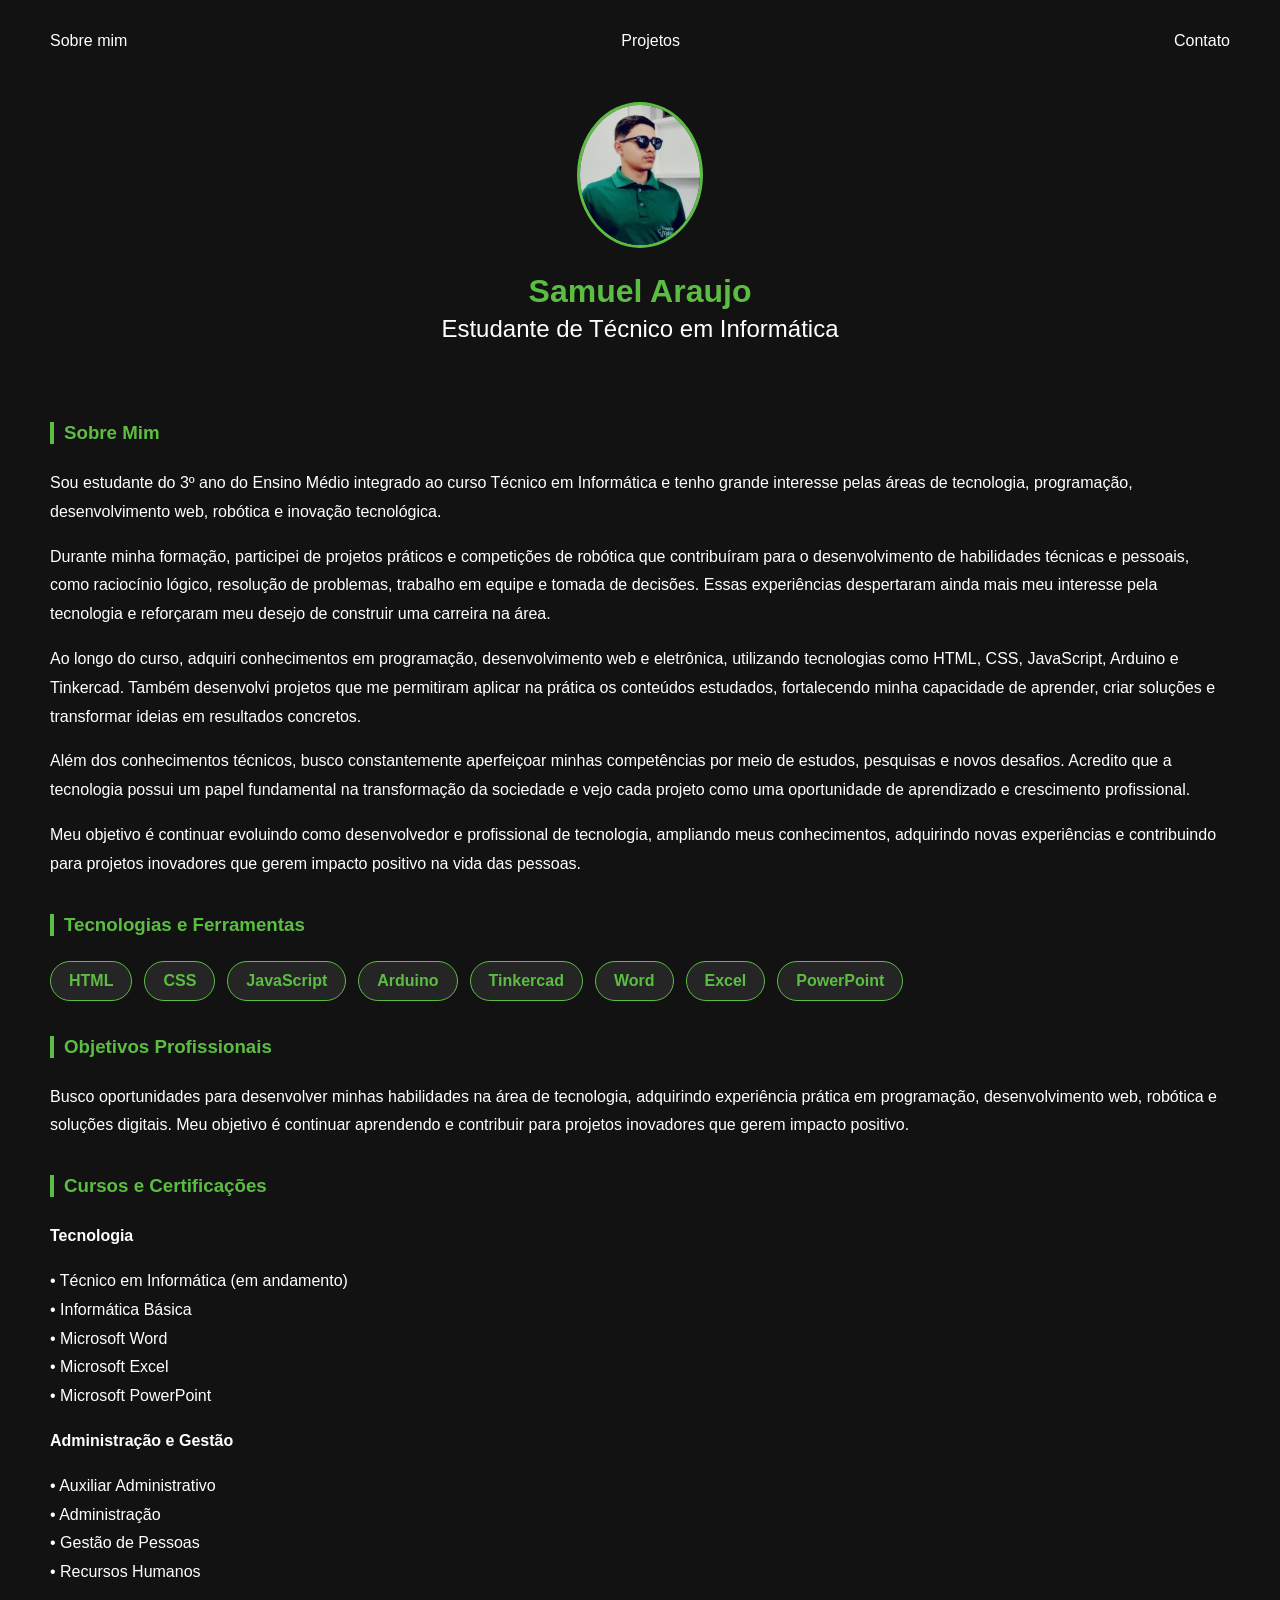
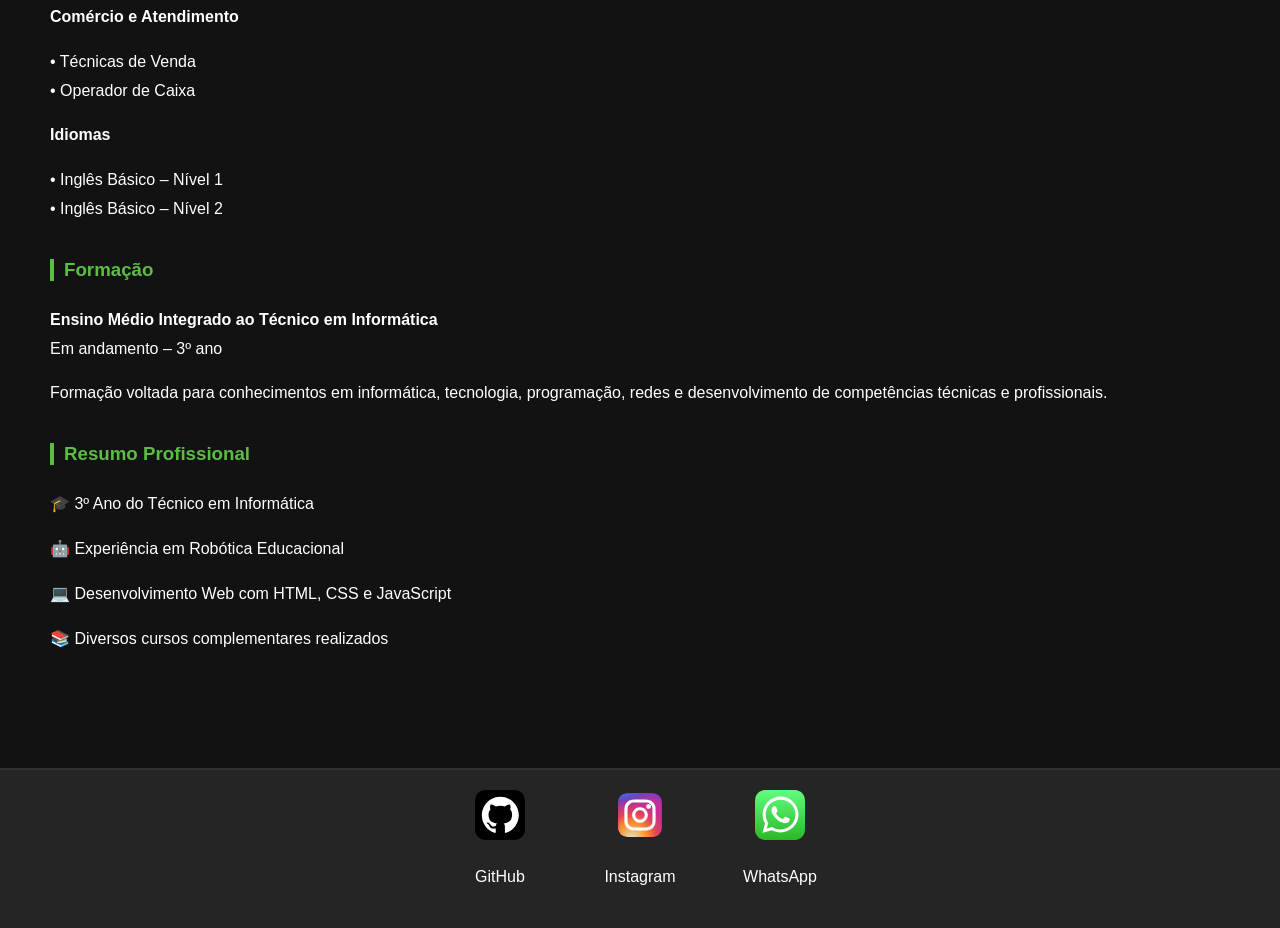
<file: index.html>
<!DOCTYPE html>
<html lang="en">
<head>
    <meta charset="UTF-8">
    <meta name="viewport" content="width=device-width, initial-scale=1.0">
    <title>Samuel Araujo</title>
    <link rel="stylesheet" href="index.css">
    <link rel="icon" type="image/png" href="./img/favicon.png">


</head>
<body>
    <nav>
        <ul>
            <li>
                <a href="index.html">Sobre mim</a>
            </li>
            <li>
                <a href="project.html">Projetos</a>
            </li>
            <li>
                <a href="contact.html">Contato</a>
            </li>
        </ul>
    </nav>

    <header>
        <div class="center">
            <img src="./img/samuel.png">
        </div>
        <h1>Samuel Araujo</h1>
        <h2>Estudante de Técnico em Informática</h2>
    </header>
    <main>
        <section>

            <h3>Sobre Mim</h3>

            <p>
                Sou estudante do 3º ano do Ensino Médio integrado ao curso Técnico em Informática e tenho grande interesse pelas áreas de tecnologia, programação, desenvolvimento web, robótica e inovação tecnológica.
            </p>

            <p>
                Durante minha formação, participei de projetos práticos e competições de robótica que contribuíram para o desenvolvimento de habilidades técnicas e pessoais, como raciocínio lógico, resolução de problemas, trabalho em equipe e tomada de decisões. Essas experiências despertaram ainda mais meu interesse pela tecnologia e reforçaram meu desejo de construir uma carreira na área.
            </p>

            <p>
                Ao longo do curso, adquiri conhecimentos em programação, desenvolvimento web e eletrônica, utilizando tecnologias como HTML, CSS, JavaScript, Arduino e Tinkercad. Também desenvolvi projetos que me permitiram aplicar na prática os conteúdos estudados, fortalecendo minha capacidade de aprender, criar soluções e transformar ideias em resultados concretos.
            </p>

            <p>
                Além dos conhecimentos técnicos, busco constantemente aperfeiçoar minhas competências por meio de estudos, pesquisas e novos desafios. Acredito que a tecnologia possui um papel fundamental na transformação da sociedade e vejo cada projeto como uma oportunidade de aprendizado e crescimento profissional.
            </p>

            <p>
                Meu objetivo é continuar evoluindo como desenvolvedor e profissional de tecnologia, ampliando meus conhecimentos, adquirindo novas experiências e contribuindo para projetos inovadores que gerem impacto positivo na vida das pessoas.
            </p>

        </section>

        <section>

            <h3>Tecnologias e Ferramentas</h3>

            <div class="skills">

                <span>HTML</span>
                <span>CSS</span>
                <span>JavaScript</span>
                <span>Arduino</span>
                <span>Tinkercad</span>
                <span>Word</span>
                <span>Excel</span>
                <span>PowerPoint</span>

            </div>

        </section>

        <section>

            <h3>Objetivos Profissionais</h3>

            <p>
                Busco oportunidades para desenvolver minhas habilidades na área de tecnologia, adquirindo experiência prática em programação, desenvolvimento web, robótica e soluções digitais. Meu objetivo é continuar aprendendo e contribuir para projetos inovadores que gerem impacto positivo.
            </p>

        </section>

    <section>
        <h3>Cursos e Certificações</h3>

        <p><strong>Tecnologia</strong></p>
        <p>
            • Técnico em Informática (em andamento)<br>
            • Informática Básica<br>
            • Microsoft Word<br>
            • Microsoft Excel<br>
            • Microsoft PowerPoint
        </p>

        <p><strong>Administração e Gestão</strong></p>
        <p>
            • Auxiliar Administrativo<br>
            • Administração<br>
            • Gestão de Pessoas<br>
            • Recursos Humanos
        </p>

        <p><strong>Comércio e Atendimento</strong></p>
        <p>
            • Técnicas de Venda<br>
            • Operador de Caixa
        </p>

        <p><strong>Idiomas</strong></p>
        <p>
            • Inglês Básico – Nível 1<br>
            • Inglês Básico – Nível 2
        </p>
    </section>

    <section>
        <h3>Formação</h3>

        <p>
            <strong>Ensino Médio Integrado ao Técnico em Informática</strong><br>
            Em andamento – 3º ano
        </p>

        <p>
            Formação voltada para conhecimentos em informática, tecnologia, programação, redes e desenvolvimento de competências técnicas e profissionais.
        </p>
    </section>

    <section>

        <h3>Resumo Profissional</h3>

        <p>🎓 3º Ano do Técnico em Informática</p>
        <p>🤖 Experiência em Robótica Educacional</p>
        <p>💻 Desenvolvimento Web com HTML, CSS e JavaScript</p>
        <p>📚 Diversos cursos complementares realizados</p>

    </section>

    </main>
    <footer>
        <a href="https://github.com/Araujocgpb" target="_blank">
            <img class="github" src="./img/github.svg" alt="GitHub">
            <p>GitHub</p>
        </a>
        <a href="https://www.instagram.com/araujocgpb?igsh=bzJsOGpkbm1kNmJ0" target="_blank">
            <img class="instagram" src="./img/instagram.svg" alt="Instagram">
            <p>Instagram</p>
        </a>
        <a href="https://wa.me/5583991127428" target="_blank">
            <img class="whatsapp" src="./img/whatsapp.svg" alt="WhatsApp">
            <p>WhatsApp</p>
        </a>
    </footer>
</body>
</html>
</file>
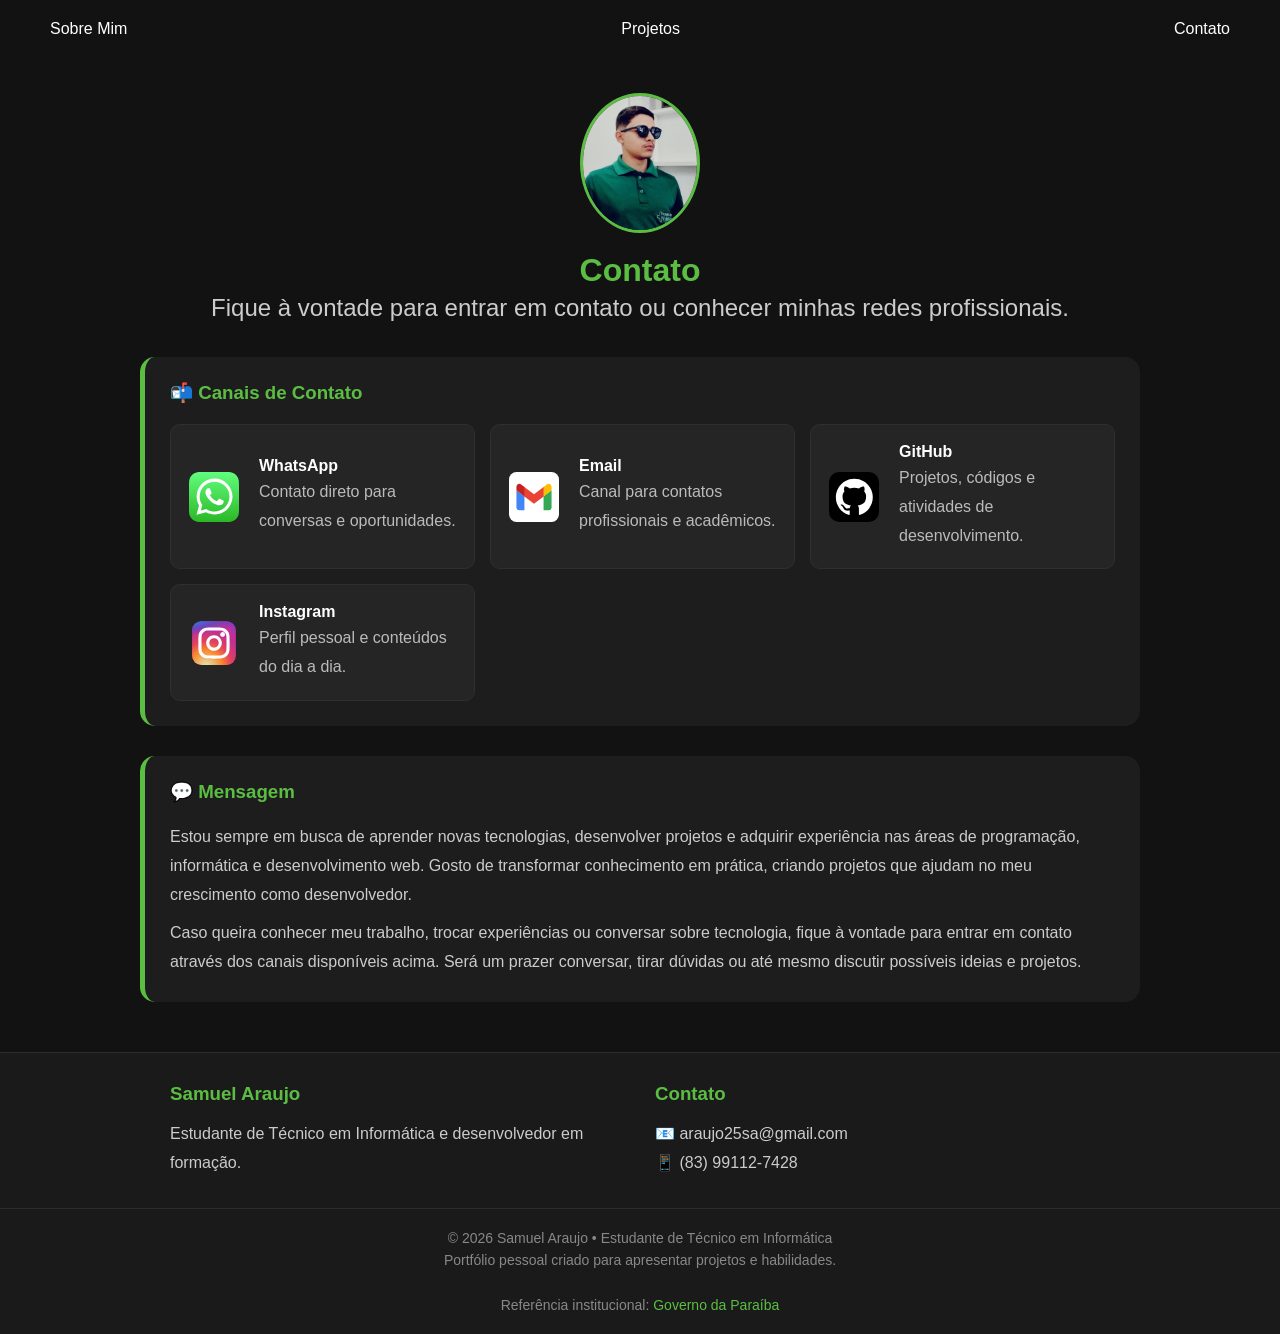
<file: contact.html>
<!DOCTYPE html>
<html lang="pt-BR">
<head>
    <meta charset="UTF-8">
    <meta name="viewport" content="width=device-width, initial-scale=1.0">
    <title>Contato | Samuel Araujo</title>
    <link rel="stylesheet" href="contact.css">
    <link rel="icon" type="image/png" href="./img/favicon.png">
</head>
<body>

    <!-- MENU -->

    <nav>
        <ul>
            <li><a href="index.html">Sobre Mim</a></li>
            <li><a href="project.html">Projetos</a></li>
            <li><a href="contact.html">Contato</a></li>
        </ul>
    </nav>

    <!-- HEADER -->

    <header>

        <div class="center">
            <img src="./img/samuel.png" alt="Samuel Araujo">
        </div>

        <h1>Contato</h1>
        <h2>Fique à vontade para entrar em contato ou conhecer minhas redes profissionais.</h2>

    </header>

    <!-- CONTEÚDO -->

    <main>

        <section class="card">

            <h3>📬 Canais de Contato</h3>

            <div class="contatos">

                <!-- WHATSAPP -->

                <a href="https://wa.me/5583991127428?text=Ol%C3%A1%20Samuel!%0A%0AVi%20seu%20portf%C3%B3lio%20e%20gostei%20dos%20projetos%20apresentados.%0A%0AGostaria%20de%20conversar%20com%20voc%C3%AA.%0A%0AAguardo%20seu%20retorno."
                target="_blank" class="contato-item">

                    <img src="./img/whatsapp.svg" class="icone-contato" alt="WhatsApp">

                    <div>
                        <strong>WhatsApp</strong>
                        <p>Contato direto para conversas e oportunidades.</p>
                    </div>

                </a>

                <!-- EMAIL -->

                <a href="https://mail.google.com/mail/?view=cm&fs=1&to=araujo25sa@gmail.com&su=Contato%20pelo%20Portf%C3%B3lio&body=Ol%C3%A1%20Samuel!%0A%0AVi%20seu%20portf%C3%B3lio%20e%20gostei%20dos%20projetos%20apresentados.%0A%0AGostaria%20de%20conversar%20com%20voc%C3%AA.%0A%0AAguardo%20seu%20retorno."
                target="_blank" class="contato-item">

                    <img src="./img/email.svg" class="icone-contato" alt="Email">

                    <div>
                        <strong>Email</strong>
                        <p>Canal para contatos profissionais e acadêmicos.</p>
                    </div>

                </a>

                <!-- GITHUB -->

                <a href="https://github.com/Araujocgpb"
                target="_blank" class="contato-item">

                    <img src="./img/github.svg" class="icone-contato" alt="GitHub">

                    <div>
                        <strong>GitHub</strong>
                        <p>Projetos, códigos e atividades de desenvolvimento.</p>
                    </div>

                </a>

                <!-- INSTAGRAM -->

                <a href="https://www.instagram.com/araujocgpb"
                target="_blank" class="contato-item">

                    <img src="./img/instagram.svg" class="icone-contato" alt="Instagram">

                    <div>
                        <strong>Instagram</strong>
                        <p>Perfil pessoal e conteúdos do dia a dia.</p>
                    </div>

                </a>

            </div>

        </section>

        <!-- TEXTO FINAL -->

        <section class="card">

            <h3>💬 Mensagem</h3>

            <p>
                Estou sempre em busca de aprender novas tecnologias, desenvolver projetos e adquirir experiência nas áreas de programação, informática e desenvolvimento web.
                Gosto de transformar conhecimento em prática, criando projetos que ajudam no meu crescimento como desenvolvedor.
            </p>

            <p>
                Caso queira conhecer meu trabalho, trocar experiências ou conversar sobre tecnologia, fique à vontade para entrar em contato através dos canais disponíveis acima.
                Será um prazer conversar, tirar dúvidas ou até mesmo discutir possíveis ideias e projetos.
            </p>

        </section>

    </main>

    <!-- FOOTER -->

    <footer>

        <div class="footer-content">

            <div class="footer-info">
                <h3>Samuel Araujo</h3>
                <p>
                    Estudante de Técnico em Informática e desenvolvedor em formação.
                </p>
            </div>

            <div class="footer-contato">
                <h3>Contato</h3>
                <p>📧 araujo25sa@gmail.com</p>
                <p>📱 (83) 99112-7428</p>
            </div>

        </div>

        <div class="footer-bottom">
            © 2026 Samuel Araujo • Estudante de Técnico em Informática
            <br>
            Portfólio pessoal criado para apresentar projetos e habilidades.
            <br><br>
            Referência institucional:
            <a href="https://paraiba.pb.gov.br" target="_blank" style="color:#5BBE42; text-decoration:none;">
                Governo da Paraíba
            </a>
        </div>

    </footer>


</body>
</html>
</file>
<file: index.css>
body{
    color: white;
    background-color: #121212;
    font-family: Arial, Helvetica, sans-serif;
    margin: 0;
}

ul{
    display: flex;
    justify-content: space-between;
    list-style-type: none;
    align-items: center;
    padding: 16px 50px;
}

nav a{
    color: white;
    text-decoration: none;
    display: inline-block;
    transition: all 0.3s ease;
}

nav a:hover{
    color: #5BBE42;
    transform: translateY(-3px) scale(1.1);
}

img{
    width: 120px;
    height: 140px;
    border-radius: 50%;
    border: 3px solid #5BBE42;
    transition: 0.3s;
}

img:hover{
    transform: scale(1.05);
}

.center{
    text-align: center;
}

header{
    text-align: center;
    padding: 20px 0;
}

h1{
    color: #5BBE42;
    margin-bottom: 5px;
}

h2{
    margin-top: 0;
    font-weight: normal;
}

h3{
    color: #5BBE42;
    border-left: 4px solid #5BBE42;
    padding-left: 10px;
    margin-bottom: 25px;
}

main{
    padding: 20px 50px;
}

section{
    margin-bottom: 35px;
}

p{
    line-height: 1.8;
    margin-top: 15px;
}

footer{
    display: flex;
    justify-content: center;
    align-items: center;
    gap: 40px;
    margin-top: 60px;
    padding: 20px 0;
    background-color: #252525;
    border-top: 2px solid #333;
}

footer a{
    display: flex;
    flex-direction: column;
    align-items: center;
    text-align: center;
    justify-content: center;
    width: 100px;
    gap: 8px;
    color: white;
    text-decoration: none;
    transition: 0.3s;
}

footer a:hover{
    transform: scale(1.1);
    color: #5BBE42;
}

footer img{
    width: 40px;
    height: 40px;
    border: none;
    border-radius: 0;
    transition: 0.3s;
}


.github,
.instagram,
.whatsapp{
    width: 50px;
    height: 50px;
    object-fit: contain;
}

h4{
    color:#5BBE42;
    margin-top:30px;
}

.galeria{
    display:flex;
    flex-wrap:wrap;
    gap:20px;
    margin-top:20px;
}

.mini-card{
    width: 220px;
    background: #252525;
    border-radius: 10px;
    overflow: hidden;
    border: 1px solid #333;

    display: flex;
    flex-direction: column;

    height: auto;
}
.mini-card img{
    width:100%;
    height:160px;
    object-fit:cover;
    border:none;
    border-radius:0;
}

.mini-card video{
    width: 100%;
    height: 160px;
    object-fit: cover;
    display: block;
}

.mini-card button{
    width: 100%;
    background: #5BBE42;
    color: black;
    border: none;
    padding: 12px;
    font-weight: bold;
    cursor: pointer;

    margin: 0;
}

/* CARDS DOS PROJETOS */

.card{
    background: #1b1b1b;
    padding: 25px;
    border-radius: 12px;
    border: 1px solid #2c2c2c;
    margin-bottom: 40px;
}

/* IMAGEM PRINCIPAL */

.midia{
    position: relative;
    width: fit-content;
    margin: 20px 0;
}

.midia img{
    width: 100%;
    max-width: 600px;
    height: auto;
    border-radius: 10px;
    border: 2px solid #5BBE42;
}

/* BOTÃO ASSISTIR */

.overlay{
    position: absolute;
    top: 0;
    left: 0;

    width: 100%;
    height: 100%;

    background: rgba(0,0,0,0.7);

    display: flex;
    justify-content: center;
    align-items: center;

    opacity: 0;
    transition: .3s;
    border-radius: 10px;
}

.midia:hover .overlay{
    opacity: 1;
}

.overlay button{
    background: #5BBE42;
    color: black;
    border: none;
    padding: 12px 25px;
    border-radius: 8px;
    font-weight: bold;
    cursor: pointer;
}

/* MODAL */

.modal{
    display: none;
    position: fixed;
    z-index: 999;

    left: 0;
    top: 0;

    width: 100%;
    height: 100%;

    background: rgba(0,0,0,.85);

    justify-content: center;
    align-items: center;
}

.modal-content{
    width: 90%;
    max-width: 900px;
    position: relative;
}

.modal-content video,
.modal-content img{
    width: 100%;
    height: auto;
    border-radius: 10px;
}

.fechar{
    position: absolute;
    right: -15px;
    top: -40px;

    color: white;
    font-size: 40px;
    cursor: pointer;
}

/* DESIGN */

.mini-card{
    position: relative;
}

.mini-card:hover{
    transform: translateY(-5px);
    transition: .3s;
}

/* TIRAR ESPAÇO CINZA DOS BOTÕES */

.mini-card button{
    display: block;
    width: 100%;
    background: #5BBE42;
    color: black;
    border: none;
    padding: 12px;
    font-weight: bold;
    cursor: pointer;
    margin: 0;
    line-height: 1.4;
}

/* ESPAÇO ENTRE TÍTULO E GALERIA */

h4{
    margin-bottom: 20px;
}

/* RESPONSIVO */

@media(max-width:768px){

    main{
        padding: 20px;
    }

    ul{
        flex-direction: column;
        gap: 15px;
    }

    .galeria{
        justify-content: center;
    }

    .mini-card{
        width: 100%;
        max-width: 320px;
    }

}

#imagemModal{
    display:none;
    position:fixed;
    top:0;
    left:0;
    width:100%;
    height:100%;
    background:rgba(0,0,0,0.85);
    justify-content:center;
    align-items:center;
    z-index:9999;
}

#imagemModal .modal-content{
    position:relative;
}

#imagemAmpliada{
    max-width:90vw;
    max-height:90vh;
    border:3px solid #5BBE42;
    border-radius:10px;
}

#imagemModal .fechar{
    position:absolute;
    top:-40px;
    right:-10px;
    color:white;
    font-size:40px;
    cursor:pointer;
}


.descricao-verde {
    color: #00ff66;
    text-align: center;
    font-weight: 600;
    margin-top: 10px;
}

.skills{
    display:flex;
    flex-wrap:wrap;
    gap:12px;
    margin-top:15px;
}

.skills span{
    background:#252525;
    border:1px solid #5BBE42;
    color:#5BBE42;
    padding:10px 18px;
    border-radius:25px;
    font-weight:bold;
    transition:.3s;
}

.skills span:hover{
    background:#5BBE42;
    color:black;
    transform:translateY(-3px);
}
</file>
<file: contact.css>
/* RESET */

*{
    margin:0;
    padding:0;
    box-sizing:border-box;
}

/* BODY */

body{
    background:#121212;
    color:white;
    font-family:Arial, Helvetica, sans-serif;
    scroll-behavior:smooth;
}

/* MENU */

nav{
    padding:20px 50px;
}

nav ul{
    display:flex;
    justify-content:space-between;
    list-style:none;
}

nav a{
    color:white;
    text-decoration:none;
    transition:.3s;
    position:relative;
}

nav a:hover{
    color:#5BBE42;
    transform:translateY(-2px);
}

/* HEADER */

header{
    text-align:center;
    padding:35px 20px;
}

.center img{
    width:120px;
    height:140px;
    border-radius:50%;
    border:3px solid #5BBE42;
    transition:.3s;
}

.center img:hover{
    transform:scale(1.06);
}

/* TITULOS */

h1{
    color:#5BBE42;
    margin-top:15px;
}

h2{
    color:#ccc;
    font-weight:normal;
    margin-top:5px;
}

/* MAIN */

main{
    width:90%;
    max-width:1000px;
    margin:auto;
}

/* CARDS */

.card{
    background:#1d1d1d;
    padding:25px;
    border-radius:15px;
    margin-bottom:30px;
    border-left:5px solid #5BBE42;

    transition:.3s;
}

.card:hover{
    transform:translateY(-3px);
    box-shadow:0 10px 25px rgba(0,0,0,0.4);
}

.card h3{
    color:#5BBE42;
    margin-bottom:20px;
}

.card p{
    line-height:1.8;
    margin-top:10px;
    color:#ccc;
}

/* CONTATOS */

.contatos{
    display:grid;
    grid-template-columns:repeat(auto-fit,minmax(250px,1fr));
    gap:15px;
}

.contato-item{
    background:#252525;
    padding:18px;

    border-radius:10px;

    display:flex;
    align-items:center;
    gap:15px;

    text-decoration:none;
    color:white;

    cursor:pointer;

    transition:.3s ease;

    border:1px solid #2f2f2f;
}

/* HOVER MAIS PROFISSIONAL */
.contato-item:hover{
    transform:translateY(-6px);
    border-left:4px solid #5BBE42;
    border-color:#5BBE42;
    box-shadow:0 10px 25px rgba(91, 190, 66, 0.15);
}

.contato-item span{
    font-size:30px;
}

/* TEXTO */
.contato-item strong{
    display:block;
    margin-bottom:3px;
    transition:.3s;
}

.contato-item p{
    margin:0;
    color:#bbb;
    transition:.3s;
}

.contato-item:hover strong{
    color:#5BBE42;
}

.contato-item:hover p{
    color:white;
}

/* FOOTER */

footer{
    margin-top:50px;
    background:#1a1a1a;
    border-top:1px solid #2c2c2c;
}

.footer-content{
    max-width:1000px;
    margin:auto;
    padding:30px;

    display:flex;
    justify-content:space-between;
    flex-wrap:wrap;
    gap:30px;
}

.footer-info,
.footer-contato{
    flex:1;
    min-width:250px;
}

.footer-content h3{
    color:#5BBE42;
    margin-bottom:15px;
}

.footer-content p{
    color:#ccc;
    line-height:1.8;
}

/* FOOTER FINAL MELHORADO */

.footer-bottom{
    text-align:center;
    padding:18px;
    border-top:1px solid #2c2c2c;
    color:#888;
    line-height:1.6;
    font-size:14px;
}


/* RESPONSIVO */

@media(max-width:768px){

    nav{
        padding:20px;
    }

    nav ul{
        flex-direction:column;
        gap:15px;
        text-align:center;
    }

    .contatos{
        grid-template-columns:1fr;
    }

    .footer-content{
        flex-direction:column;
        text-align:center;
    }
}

.icone-contato{
    width: 50px;
    height: 50px;
    object-fit: contain;
    flex-shrink: 0;
}

.contato-item{
    display: flex;
    align-items: center;
    gap: 20px;
}
</file>
